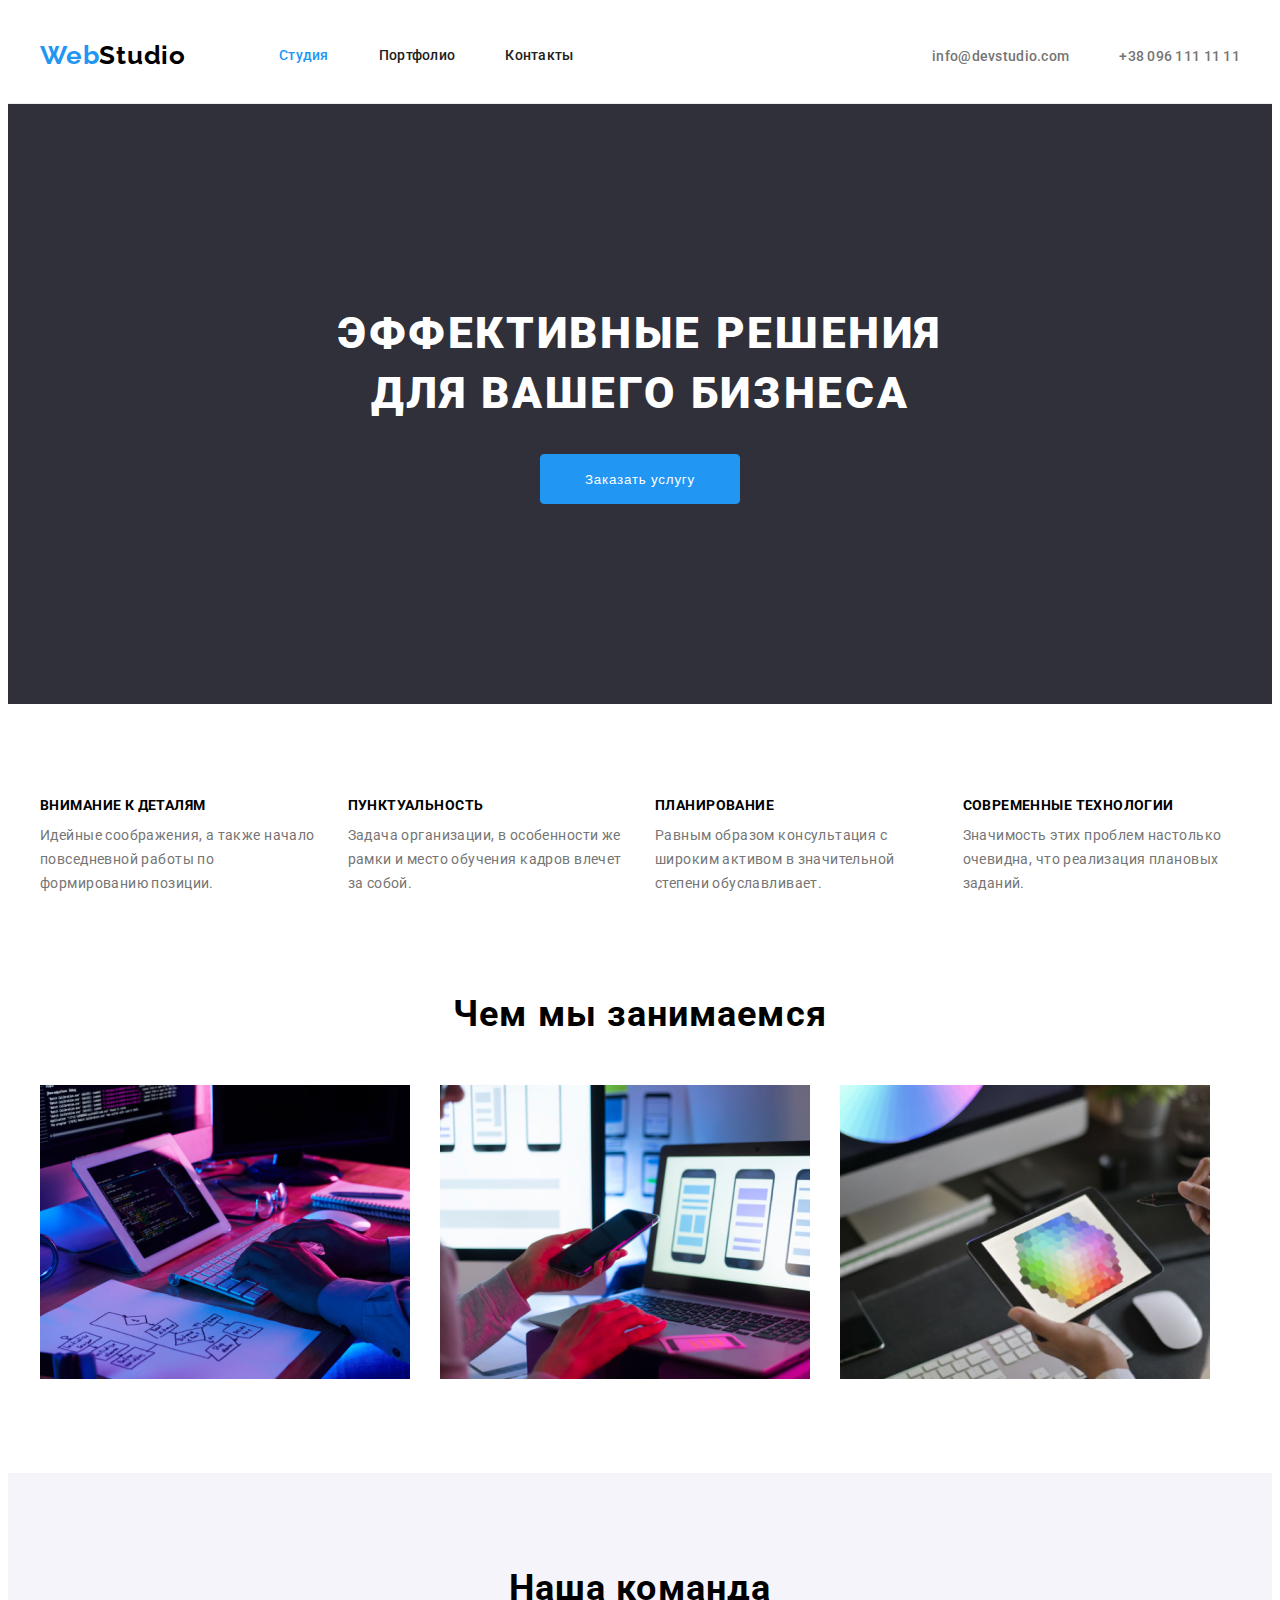
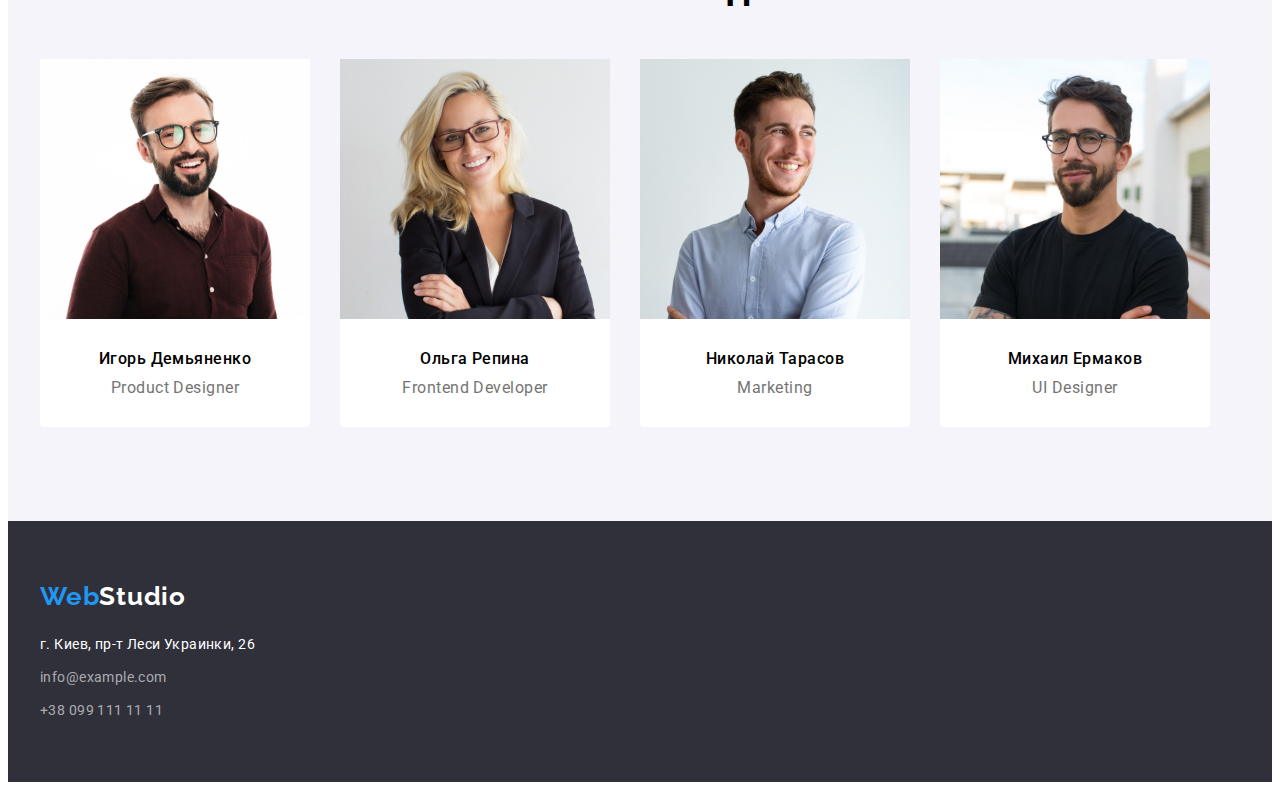
<file: index.html>
<!DOCTYPE html>
<html lang="ru">
  <head>
    <meta charset="UTF-8" />
    <meta http-equiv="X-UA-Compatible" content="IE=edge" />
    <meta name="viewport" content="width=device-width, initial-scale=1.0" />
    <title>Вэб студия</title>
    <link rel="preconnect" href="https://fonts.googleapis.com">
    <link rel="preconnect" href="https://fonts.gstatic.com" crossorigin>
    <link href="https://fonts.googleapis.com/css2?family=Raleway:wght@700&family=Roboto:wght@400;500;700;900&display=swap" rel="stylesheet">
    <link rel="stylesheet" href="https://cdnjs.cloudflare.com/ajax/libs/modern-normalize/1.1.0/modern-normalize.min.css" integrity="sha512-wpPYUAdjBVSE4KJnH1VR1HeZfpl1ub8YT/NKx4PuQ5NmX2tKuGu6U/JRp5y+Y8XG2tV+wKQpNHVUX03MfMFn9Q==" crossorigin="anonymous" referrerpolicy="no-referrer" />
    <link rel="stylesheet" href="./css/styles.css"/>
  </head>
  <!-- Body -->
  <body class="body">
    
    <!-- HEADER -->
  
    <header class="page-header">
      <div class="container page-header-container">
      <nav class="navigation">
        <a class="logo link" href="" lang="en"><span class="logo-collor">Web</span>Studio</a>
        <ul class="menu list">
          <li class="menu-item"><a class="menu-link link current" href="index.html">Студия</a></li>

          <li class="menu-item"><a class="menu-link link" href="./portfolio.html">Портфолио</a></li>

          <li class="menu-item"><a class="menu-link link" href="address">Контакты</a></li>
        </ul>
      </nav>
      <ul class="list menu">
       <li class="menu-page"><a class="page-header-mailto link" href="mailto:info@devstudio.com">info@devstudio.com</a></li>
        <li class="menu-page"><a class="page-header-phone-number link" href="tel:+380961111111">+38 096 111 11 11</a></li>
      </ul>
      </div>
    </header>
  
    <main>
      <!-- Hero -->

      <section class="hero-background">

        <div class="container">
          <h1 class="title">ЭФФЕКТИВНЫЕ РЕШЕНИЯ ДЛЯ ВАШЕГО БИЗНЕСА</h1>
          <button class="order-btn" type="button">Заказать услугу</button>
        </div>
      </section>
      
            <!-- Peculiarities -->

       <section class="section" >
        <div class="container">
        <h2 class="visually-hidden">Особенности</h2>
        <ul class="list list-peculiarities">
          <li class="list-title">
            <h3 class="paragraph-title">Внимание к деталям</h3>
            <p class="paragraph-description"> Идейные соображения, а также начало повседневной работы по
            формированию позиции.
            </p>
          </li>
          <li class="list-title">
            <h3 class="paragraph-title">Пунктуальность</h3>
            <p class="paragraph-description">Задача организации, в особенности же рамки и место обучения кадров
            влечет за собой.
            </p>
          </li>
          <li class="list-title">
            <h3 class="paragraph-title">Планирование</h3>
            <p class="paragraph-description">Равным образом консультация с широким активом в значительной степени
            обуславливает.
            </p>
          </li>
          <li class="list-title">
            <h3 class="paragraph-title">Современные технологии</h3>
            <p class="paragraph-description"> Значимость этих проблем настолько очевидна, что реализация плановых
            заданий.
            </p>
          </li>
        </ul>
      </div>
      </section>

      <!-- Services -->

      <section class="services section">
        <div class="container">
        <h2 class="service-list">Чем мы занимаемся</h2>
        <ul class="list service-container">
          <li class="service-foto">
            <img
              src="./imegs/gallery/gallery-img-1.jpg"
              alt="набор текста"
              width="370"
              height="294"
            />
          </li>
          <li class="service-foto">
            <img
              src="./imegs/gallery/gallery-img-2.jpg"
              alt="телефон и ноутбук"
              width="370"
              height="294"
            />
          </li>
          <li class="service-foto">
            <img
              src="./imegs/gallery/gallery-img-3.jpg"
              alt="гамма цветов"
              width="370"
              height="294"
            />
          </li>
        </ul>
      </div>
      </section>
      <!-- Team -->
      <section class="team section">
        <div class="container">
        <h2 class="our-team">Наша команда</h2>
        <ul class="list our-container">
          <li class="our-foto">
            <img
              src="./imegs/gallery-2/gallery-2-img-1.jpg"
              alt="Игорь Демьяненко"
              width="270"
              height="260"
            />
            <div class="emplo list">
            <h3 class="employees">Игорь Демьяненко</h3>
            <p class="employee-responsibilities"lang="en">Product Designer</p>
            </div>
          </li>

          <li class="our-foto">
          <img
            src="./imegs/gallery-2/gallery-2-img-2.jpg"
            alt="Ольга Репина"
            width="270"
            height="260"
          />
          <div class="emplo">
            <h3 class="employees">Ольга Репина</h3>
            <p class="employee-responsibilities"lang="en">Frontend Developer</p>
            </div>
          </li>

          <li class="our-foto">
          <img
              src="./imegs/gallery-2/gallery-2-img-3.jpg"
              alt="Николай Тарасов"
              width="270"
              height="260"
            />
            <div class="emplo">
            <h3 class="employees">Николай Тарасов</h3>
            <p class="employee-responsibilities"lang="en">Marketing</p>
            </div>
          </li>

          <li class="our-foto">
            <img
              src="./imegs/gallery-2/gallery-2-img-4.jpg"
              alt="Михаил Ермаков"
              width="270"
              height="260"
            />
            <div class="emplo">
            <h3 class="employees">Михаил Ермаков</h3>
            <p class="employee-responsibilities"lang="en">UI Designer</p>
            </div>
          </li>
        </ul>
      </div>
      </section>
    </main>
    <!-- Address-footer -->
    <footer class="footer">
      <div class="container">
        <div class="logo-footer-address">
          <a class="logo-footer link" href="" lang="en"><span class="logo-collor-footer">Web</span>Studio</a>
        </div>
      <address class="">
        <ul class="list">
          <li class="list-address">
            <a class="list-address-map link"
              href="https://www.google.com/maps/place/%D0%B1%D1%83%D0%BB.+%D0%9B%D0%B5%D1%81%D0%B8+%D0%A3%D0%BA%D1%80%D0%B0%D0%B8%D0%BD%D0%BA%D0%B8,+26,+%D0%9A%D0%B8%D0%B5%D0%B2,+%D0%A3%D0%BA%D1%80%D0%B0%D0%B8%D0%BD%D0%B0,+02000/@50.4265807,30.5361918,17z/data=!3m1!4b1!4m5!3m4!1s0x40d4cf0e033ecbe9:0x57a4dffefec77da0!8m2!3d50.4265807!4d30.5383858"
              target="_blank"
              rel="noopener noreferrer"
              >г. Киев, пр-т Леси Украинки, 26</a
            >
          </li>
          <li class="list-address">
            <a class="list-address-mailto link" href="mailto:info@example.com">info@example.com</a>
          </li>
          <li class="list-address">
            <a class="list-address-tel link" href="tel:+380991111111">+38 099 111 11 11</a>
          </li>
        </ul>
      </address>
    </div>
    </footer>
    </body>
</html>
</file>
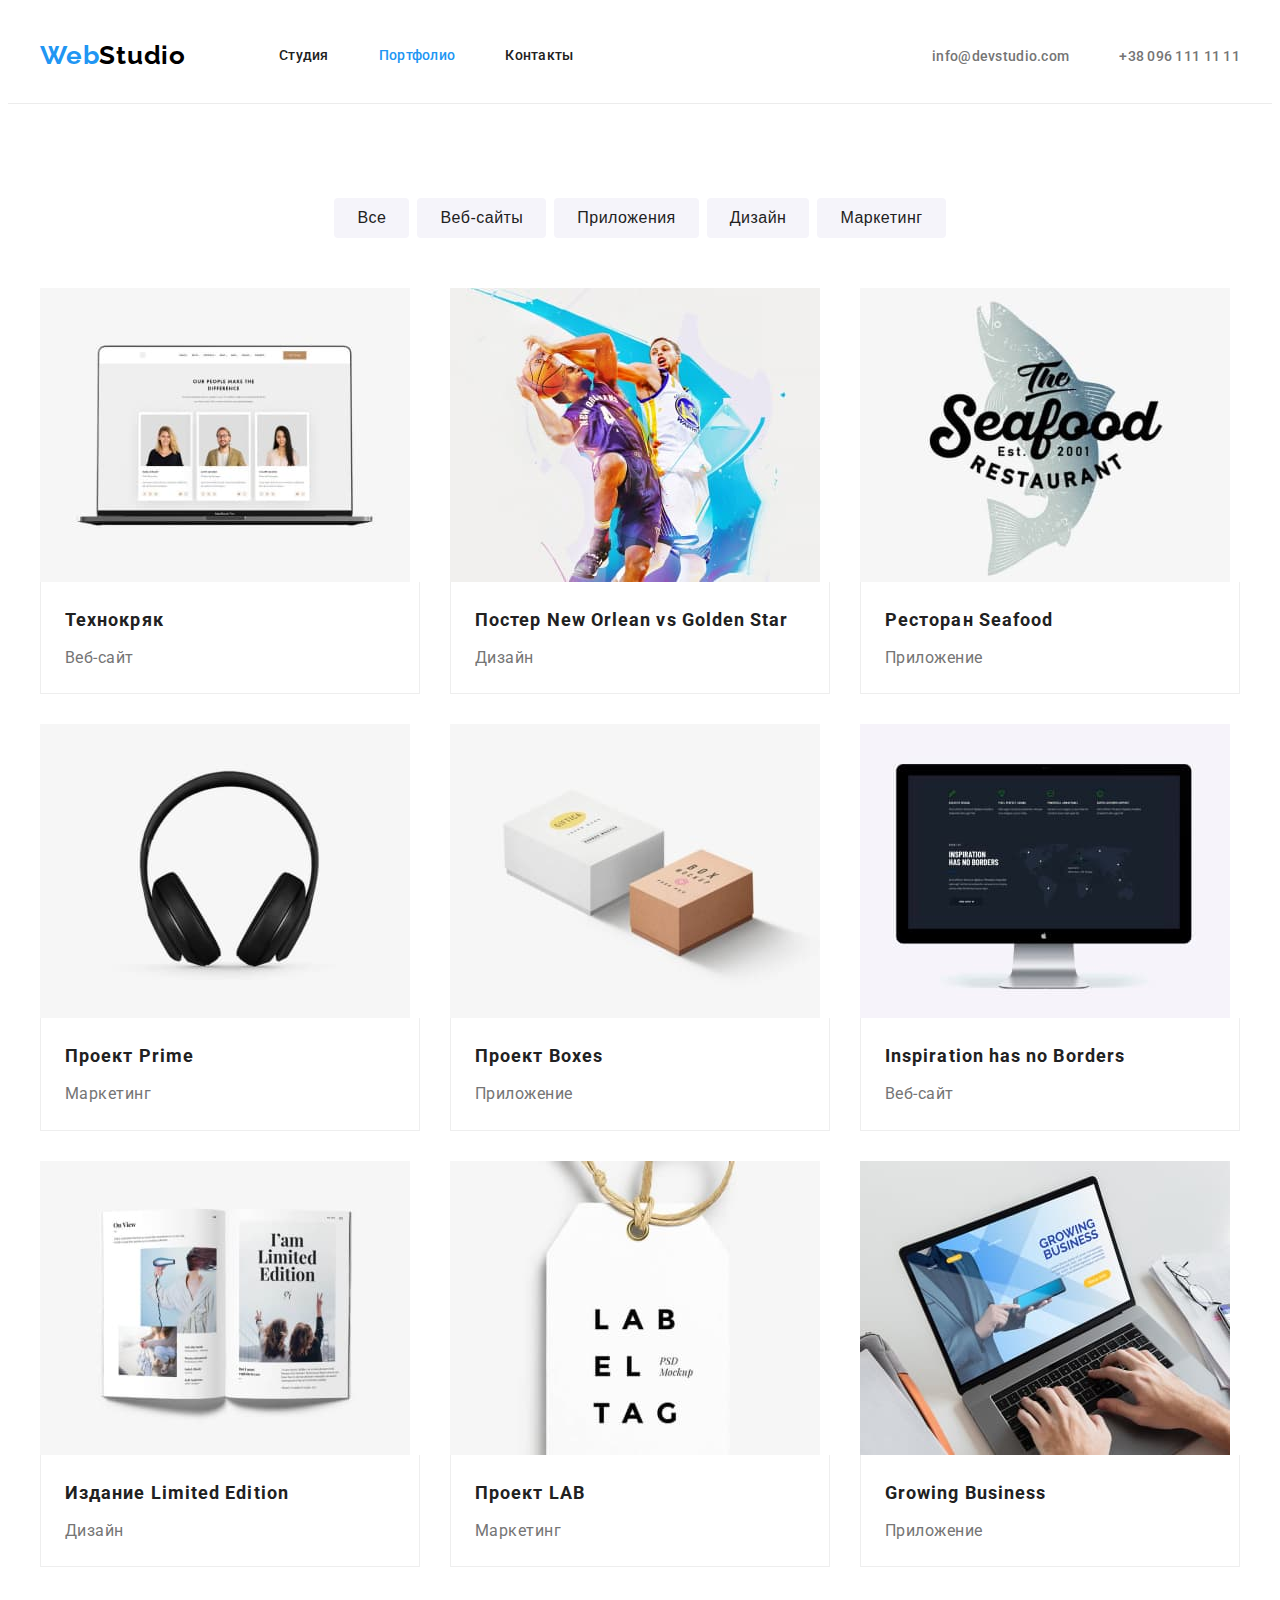
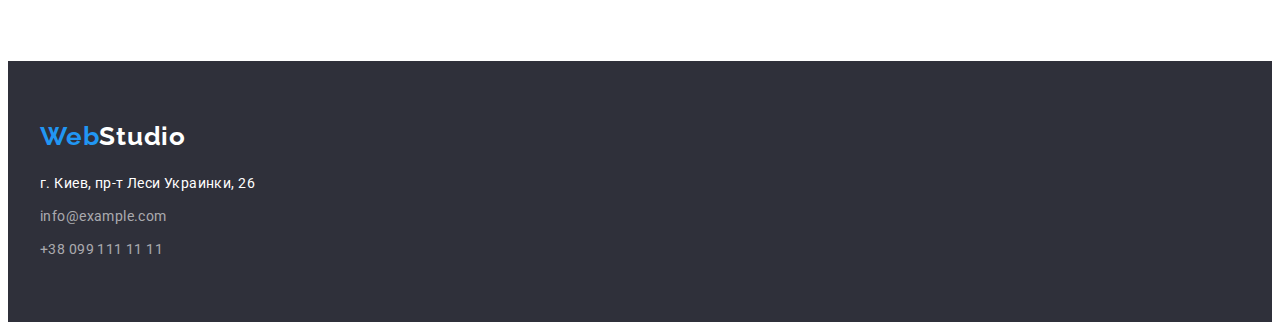
<file: portfolio.html>
<!DOCTYPE html>
<html lang="ru">
  <head>
    <meta charset="UTF-8" />
    <meta http-equiv="X-UA-Compatible" content="IE=edge" />
    <meta name="viewport" content="width=device-width, initial-scale=1.0" />
    <title>Вэб студия</title>
    <link rel="preconnect" href="https://fonts.googleapis.com">
    <link rel="preconnect" href="https://fonts.gstatic.com" crossorigin>
    <link href="https://fonts.googleapis.com/css2?family=Raleway:wght@700&family=Roboto:wght@400;500;700;900&display=swap" rel="stylesheet">
    <link rel="stylesheet" href="https://cdnjs.cloudflare.com/ajax/libs/modern-normalize/1.1.0/modern-normalize.min.css" integrity="sha512-wpPYUAdjBVSE4KJnH1VR1HeZfpl1ub8YT/NKx4PuQ5NmX2tKuGu6U/JRp5y+Y8XG2tV+wKQpNHVUX03MfMFn9Q==" crossorigin="anonymous" referrerpolicy="no-referrer" />
    <link rel="stylesheet" href="./css/styles.css"/>
  </head>
  <!-- Body -->
  <body class="body">
    
    <!-- HEADER -->
    <header class="page-header">
      <div class="container page-header-container">
      <nav class="navigation">
        <a class="logo link" href="" lang="en"><span class="logo-collor">Web</span>Studio</a>
        <ul class="menu list">

          <li class="menu-item"><a class="menu-link link" href="./index.html">Студия</a></li>

          <li class="menu-item"><a class="menu-link link current" href="portfolio.html">Портфолио</a></li>

          <li class="menu-item"><a class="menu-link link" href="address">Контакты</a></li>
        </ul>
      </nav>

      <ul class="list menu">
        <li class="menu-page"><a class="page-header-mailto link" href="mailto:info@devstudio.com">info@devstudio.com</a></li>
         <li class="menu-page"><a class="page-header-phone-number link" href="tel:+380961111111">+38 096 111 11 11</a></li>
       </ul>    

    </header>
<!-- ======Main====== -->
    <main>
 <section class="section">
   <div class="container">
<h1 class="visually-hidden">кнопки</h1>
<ul class="buttons-porfolio list">
    <li class="buttons-cont-portfol">
        <button class="buttons-porfolio-all" type="button">Все</button>
    </li>
    <li class="buttons-cont-portfol">
<button class="buttons-porfolio-website" type="button">Веб-сайты</button>
    </li>
    <li class="buttons-cont-portfol">
<button class="buttons-porfolio-applications" type="button">Приложения</button>
    </li>
    <li class="buttons-cont-portfol">
<button class="buttons-porfolio-design" type="button">Дизайн</button>
    </li>
    <li class="buttons-cont-portfol">
        <button class="buttons-porfolio-marketing" type="button">Маркетинг</button>
    </li>
</ul>


<!-- Developments -->

<ul class="developments list">
<li class="developments-all">
    <img
    src="./imegs/gallery-3/gallery-3-img-1.jpg"
    alt="Веб-сайт"
    width="370"
    height="294"
    />
    <div class="develop-solid">
    <h2 class="developments-title">Технокряк</h2>
    <p class="developments-offer">Веб-сайт</p>
    </div>
    </li>
<li class="developments-all">
    <img
    src="./imegs/gallery-3/gallery-3-img-2.jpg"
    alt="баскетболисты"
    width="370"
    height="294"
    />
    <div class="develop-solid">
    <h2 class="developments-title" >Постер <span lang="en"> New Orlean vs Golden Star</span></h2>
    <p class="developments-offer" >Дизайн</p>
    </div>
</li>
<li class="developments-all">
    <img
    src="./imegs/gallery-3/gallery-3-img-3.jpg"
    alt="приложения"
    width="370"
    height="294"
    />
    <div class="develop-solid">
    <h2 class="developments-title" >Ресторан <span lang="en">Seafood</span></h2>
    <p class="developments-offer" >Приложение</p>
    </div>
</li>
<li class="developments-all">
    <img
    src="./imegs/gallery-3/gallery-3-img-4.jpg"
    alt="наушники"
    width="370"
    height="294"
    />
    <div class="develop-solid">
    <h2 class="developments-title" >Проект <span lang="en">Prime</span></h2>
    <p class="developments-offer" >Маркетинг</p>
    </div>
</li>
<li class="developments-all">
    <img
    src="./imegs/gallery-3/gallery-3-img-5.jpg"
    alt="две коробки"
    width="370"
    height="294"
    />
    <div class="develop-solid">
    <h2 class="developments-title" >Проект <span lang="en">Boxes</span></h2>
    <p class="developments-offer" >Приложение</p>
    </div>
</li>
<li class="developments-all">
    <img
    src="./imegs/gallery-3/gallery-3-img-6.jpg"
    alt="монитор"
    width="370"
    height="294"
    />
    <div class="develop-solid">
    <h2 class="developments-title" lang="en">Inspiration has no Borders</h2>
    <p class="developments-offer" >Веб-сайт</p>
    </div>
</li>
<li class="developments-all">
    <img
    src="./imegs/gallery-3/gallery-3-img-7.jpg"
    alt="книга"
    width="370"
    height="294"
    />
    <div class="develop-solid">
    <h2 class="developments-title" >Издание <span lang="en">Limited Edition</span></h2>
    <p class="developments-offer" >Дизайн</p>
    </div>
</li>
<li class="developments-all">
    <img
    src="./imegs/gallery-3/gallery-3-img-8.jpg"
    alt="этикетка"
    width="370"
    height="294"
    />
    <div class="develop-solid">
    <h3 class="developments-title" >Проект <span lang="en">LAB</span></h3>
    <p class="developments-offer" >Маркетинг</p>
    </div>
</li>
<li class="developments-all">
    <img
    src="./imegs/gallery-3/gallery-3-img-9.jpg"
    alt="ноутбук"
    width="370"
    height="294"
    />
    <div class="develop-solid">
    <h3 class="developments-title" lang="en">Growing Business</h3>
    <p class="developments-offer" >Приложение</p>
    </div>
</li>
</ul>
</div>
<!-- /Developments -->
</section>

    </main>
    <!-- Address-footer -->
    <footer class="footer">
      <div class="container">
        <div class="logo-footer-address">
          <a class="logo-footer link" href="" lang="en"><span class="logo-collor-footer">Web</span>Studio</a>
        </div>
      <address class="">
        <ul class="list">
          <li class="list-address">
            <a class="list-address-map link"
              href="https://www.google.com/maps/place/%D0%B1%D1%83%D0%BB.+%D0%9B%D0%B5%D1%81%D0%B8+%D0%A3%D0%BA%D1%80%D0%B0%D0%B8%D0%BD%D0%BA%D0%B8,+26,+%D0%9A%D0%B8%D0%B5%D0%B2,+%D0%A3%D0%BA%D1%80%D0%B0%D0%B8%D0%BD%D0%B0,+02000/@50.4265807,30.5361918,17z/data=!3m1!4b1!4m5!3m4!1s0x40d4cf0e033ecbe9:0x57a4dffefec77da0!8m2!3d50.4265807!4d30.5383858"
              target="_blank"
              rel="noopener noreferrer"
              >г. Киев, пр-т Леси Украинки, 26</a
            >
          </li>
          <li class="list-address">
            <a class="list-address-mailto link" href="mailto:info@example.com">info@example.com</a>
          </li>
          <li class="list-address">
            <a class="list-address-tel link" href="tel:+380991111111">+38 099 111 11 11</a>
          </li>
        </ul>
      </address>
    </div>
    </footer>
  </body>
</html>
</file>
<file: css/styles.css>
:root {
    --primary-font-family:'Roboto',sans-serif; 
    --secondary-font-family: 'Raleway',sans-serif;
    --primary-text-color:#212121;
    --secondary-text-color:#757575;
    --accent-color:#2196F3;
    --additional-color:#FFFFFF;
    --background-color-hero-footer:#2F303A;
    --rare-color:#000000;
    --primary-text-size:700;
    --secondary-text-size:500;
    --solid:#ECECEC;
  }

  .container{
    width: 1200px;
    margin-left: auto;
    margin-right: auto;
    padding-left: 15px;
    padding-right: 15px;

  }
  .section{
    padding-top: 94px;
    padding-bottom: 94px;
  }

  h1,
  h2,
  h3,
  p {
  margin-top: 0;
  margin-bottom: 0;
  }

ul{
  margin-top: 0;
  margin-bottom: 0;
  padding-left: 0;
  }

img {
  display: block;
  }

button {
  cursor: pointer;
  }

address {
  font-style: normal;
  }

.list {
  list-style: none;
  }

.link {
  text-decoration: none;
  }
    
  a {
  color:var(--primary-text-color);
  text-decoration:none
  }

  .visually-hidden{ 
    position: absolute; 
    width: 1px; 
    height: 1px; 
    margin: -1px; 
    border: 0; 
    padding: 0; 
    white-space: nowrap; 
    clip-path: inset(100%); 
    clip: rect(0 0 0 0); 
    overflow: hidden; 
    } 
  
  
  /* =======Body====== */
  
  .body{
  font-family: var(--primary-font-family)
  
  }
  /* =======/Body====== */
  
  /* =======HEADER====== */
  .page-header{
    border-bottom: 1px solid var(--solid);
  }
.page-header-container{
  display: flex;
  align-items: center;
  justify-content: space-between;
  padding-top: 32px;
  padding-bottom: 32px;
}

.navigation{
  display: flex;
  align-items: center;
}
.logo{
  margin-right: 93px;
}

.menu{
  display: flex;
}

.menu-item:not(:last-child){
  margin-right: 50px;
  
}

  .logo-collor {
  font-family:var(--secondary-font-family);
  font-weight: var(--primary-text-size);
  font-size: 26px;
  line-height: 1.2;
  letter-spacing: 0.03em;
  color: var(--accent-color);
  
  }
  .menu-item{
  font-weight: var(--secondary-text-size);
  font-size: 14px;
  line-height: 1.14;
  letter-spacing: 0.02em;
  
  }
  .logo{
  font-family: var(--secondary-font-family);
  font-weight: var(--primary-text-size);
  font-size: 26px;
  line-height: 1.2;
  letter-spacing: 0.03em;
  color: var(--rare-color);
  }
  .menu-link:hover,
  .menu-link:focus{
  color: var(--accent-color);
  
  
  }
  .navigation .menu-link.link.current {
  color: var(--accent-color);
  }
  
  .menu-page:not(:last-child){
    margin-right: 50px;

  }
  .page-header-mailto,
  .page-header-phone-number
  {
  font-weight: var(--secondary-text-size);
  font-size: 14px;
  line-height: 1.14;
  letter-spacing: 0.02em;
  color: #757575;
  }
  .page-header-mailto:hover,
  .page-header-mailto:focus,
  .page-header-phone-number:hover,
  .page-header-phone-number:focus{
  color: var(--accent-color);
  }
  
  /* ======= /HEADER====== */
  
  /* ======Main======  */
  
  /* ====== Hero====== */
  
  .title {
    font-weight: 900;
    font-size: 44px;
    line-height: 1.36;
    margin-bottom: 30px;
    width: 696px;
    height: 120px;
    color: var(--additional-color);
    margin-left:auto;
    margin-right: auto;
    text-align: center;
    letter-spacing: 0.06em;
    }

  .order-btn{
  min-width: 200px;
  height: 50px;
  border-radius: 4px;
  letter-spacing: 0.06em;
  padding: 10px 32px; 
  background-color:var(--accent-color);
  color: var(--additional-color);
  border: 1px solid var(--accent-color)
   }
  
  .hero-background{
  background-color: var(--background-color-hero-footer);
  padding-top: 200px;
  padding-bottom: 200px;
  text-align: center;
  }

  .buttons-porfolio{
  display: flex;
  justify-content: center;
  letter-spacing: 0.03em;
  color: var(--primary-text-color);
  margin-bottom: 50px;
   
   }
 .buttons-cont-portfol:not(:last-child){
  margin-right: 8px;
 }
 .buttons-porfolio-all,
 .buttons-porfolio-website,
 .buttons-porfolio-applications,
 .buttons-porfolio-design,
 .buttons-porfolio-marketing{
  font-weight: var(--secondary-text-size);
  font-size: 16px;
  line-height: 1.6;   
  min-width: 73px;
  border-radius: 4px;
  background-color: #F5F4FA;
  padding: 6px 22px;
  border: 1px solid transparent;
  letter-spacing: 0.03em;
  color: var(--primary-text-color);
  }

  .buttons-porfolio-all:hover,
  .buttons-porfolio-all:focus,
  .buttons-porfolio-website:hover,
  .buttons-porfolio-website:focus,
  .buttons-porfolio-applications:hover,
  .buttons-porfolio-applications:focus,
  .buttons-porfolio-design:hover,
  .buttons-porfolio-design:focus,
  .buttons-porfolio-marketing:hover,
  .buttons-porfolio-marketing:focus
  {
  background-color: var(--accent-color);
  cursor: pointer;
  color: var(--additional-color);
  border: 1px solid transparent;
  border-radius: 4px;
  }
  /* ====== /Hero====== */

  /* ======Developments====== */

  .developments{
    display: flex;
    flex-wrap:wrap;
    margin-left: -30px;
    margin-bottom: -30px;
  }
  .developments-all{
    margin-left: 30px;
    margin-bottom: 30px;
    flex-basis: calc((100% - 90px) / 3);
  }

  .develop-solid{
    padding-top: 20px;
    padding-bottom: 20px;
    padding-left: 24px;
    padding-right: 24px;
    border: 1px solid #EEEEEE;
    border-top: none;
  }
  
  .developments-title{
  font-weight: var(--primary-text-size);
  font-size: 18px;
  line-height: 2;  
  letter-spacing: 0.06em;
  color: var(--primary-text-color);
  background-color: var(--additional-color);
  margin-bottom: 5px;
  }
  .developments-offer{
  font-size: 16px;
  line-height: 1.9;
  letter-spacing: 0.03em;
  color: var(--secondary-text-color);
  background-color: var(--additional-color);
  }
  /* ======/Developments====== */
    
    
  /*======Peculiarities======*/
  .list-peculiarities{
    display: flex;
    flex-wrap:wrap;
    margin-right: -30px;    
    }
  .list-title{
    width: 270px;
    height: 101px;
    margin-right: 30px;
    flex-basis: calc((100% - 120px) / 4);
    }
  .paragraph-title{
  font-weight: var(--primary-text-size);
  font-size: 14px;
  line-height: 1.14;
  letter-spacing: 0.03em;
  margin-bottom: 10px;
  text-transform: uppercase;
  
  }
  .paragraph-description{
  font-size: 14px;
  line-height: 1.71;
  letter-spacing: 0.03em;
  color: var(--secondary-text-color);
  }
  
  /*======/Peculiarities======*/
  
  /* ======Services====== */
  
  .services{
    padding-top: 0;
  }
  .service-list{
  font-weight: var(--primary-text-size);
  font-size: 36px;
  line-height: 1.17;
  text-align: center;
  letter-spacing: 0.03em;
  margin-bottom: 50px;
  
  }

  .service-container{
    display: flex;
    flex-wrap:wrap;
    margin-left: -30px;
    flex-basis: calc((100% - 90px) / 3);
    
  }

  .service-foto{
    margin-left: 30px;
  }
  
  /* ======/Services====== */
  
  
  /* ======Team====== */
  .team{
  background-color: #F5F4FA;
  }
  .our-container{
    display: flex;
    flex-wrap: wrap;
    margin-left: -30px;
    flex-basis: calc((100% - 120px) / 4);
  }
  .our-team{
  font-weight: var(--primary-text-size);
  font-size: 36px;
  line-height: 1.17;
  text-align: center;
  letter-spacing: 0.03em;
  margin-bottom: 50px;
  
  }

  .emplo{
padding-top: 30px;
padding-bottom: 30px;
  }

  .our-foto{
    margin-left: 30px;
    background-color: var(--additional-color);
    border-radius: 0px 0px 4px 4px;
  }
  .employees{
  font-weight: var(--secondary-text-size);
  font-size: 16px;
  line-height: 1.19;
  text-align: center;
  letter-spacing: 0.03em;
  margin-bottom: 10px;
  
  }
  .employee-responsibilities{
  font-size: 16px;
  line-height: 1.19;
  text-align: center;
  letter-spacing: 0.03em;
  color: var(--secondary-text-color);
  
  
  }
  
  /* ======/Team====== */

  /* ====== \Main======  */
  
  /*======Address-footer====== */
  .footer{
    padding-top: 60px;
    padding-bottom: 60px;
    background-color: var(--background-color-hero-footer);
  }
  .logo-collor-footer{
  font-family: var(--secondary-font-family);
  font-weight: var(--primary-text-size);
  font-size: 26px;
  line-height: 1.2;
  letter-spacing: 0.03em;
  color: var(--accent-color);
  }
  .logo-footer-address{
    margin-bottom: 20px;
  }
  .logo-footer{
  font-family: var(--secondary-font-family);
  font-weight: var(--primary-text-size);
  font-size: 26px;
  line-height: 1.2;
  letter-spacing: 0.03em;
  color: var(--additional-color);
  
  }

  .list-address:not(:last-child){
    margin-bottom:9px ;
  }
  
  .list-address-map{
  font-size: 14px;
  line-height: 1.71;
  letter-spacing: 0.03em;
  color: var(--additional-color); 
  
  }
  .list-address-map:hover,
  .list-address-map:focus{
  color: var(--accent-color);
  }
  .list-address-mailto,
  .list-address-tel{
  font-family: var(--primary-font-family);
  font-size: 14px;
  line-height: 1.71;
  letter-spacing: 0.03em;
  color: rgba(255, 255, 255, 0.6);
  }
  
  .list-address-mailto:hover,
  .list-address-mailto:focus{
  color: var(--accent-color); 
  }
  .list-address-tel:hover,
  .list-address-tel:focus{
  color: var(--accent-color);   
  }
  
  /*======/Address-footer====== */
</file>
